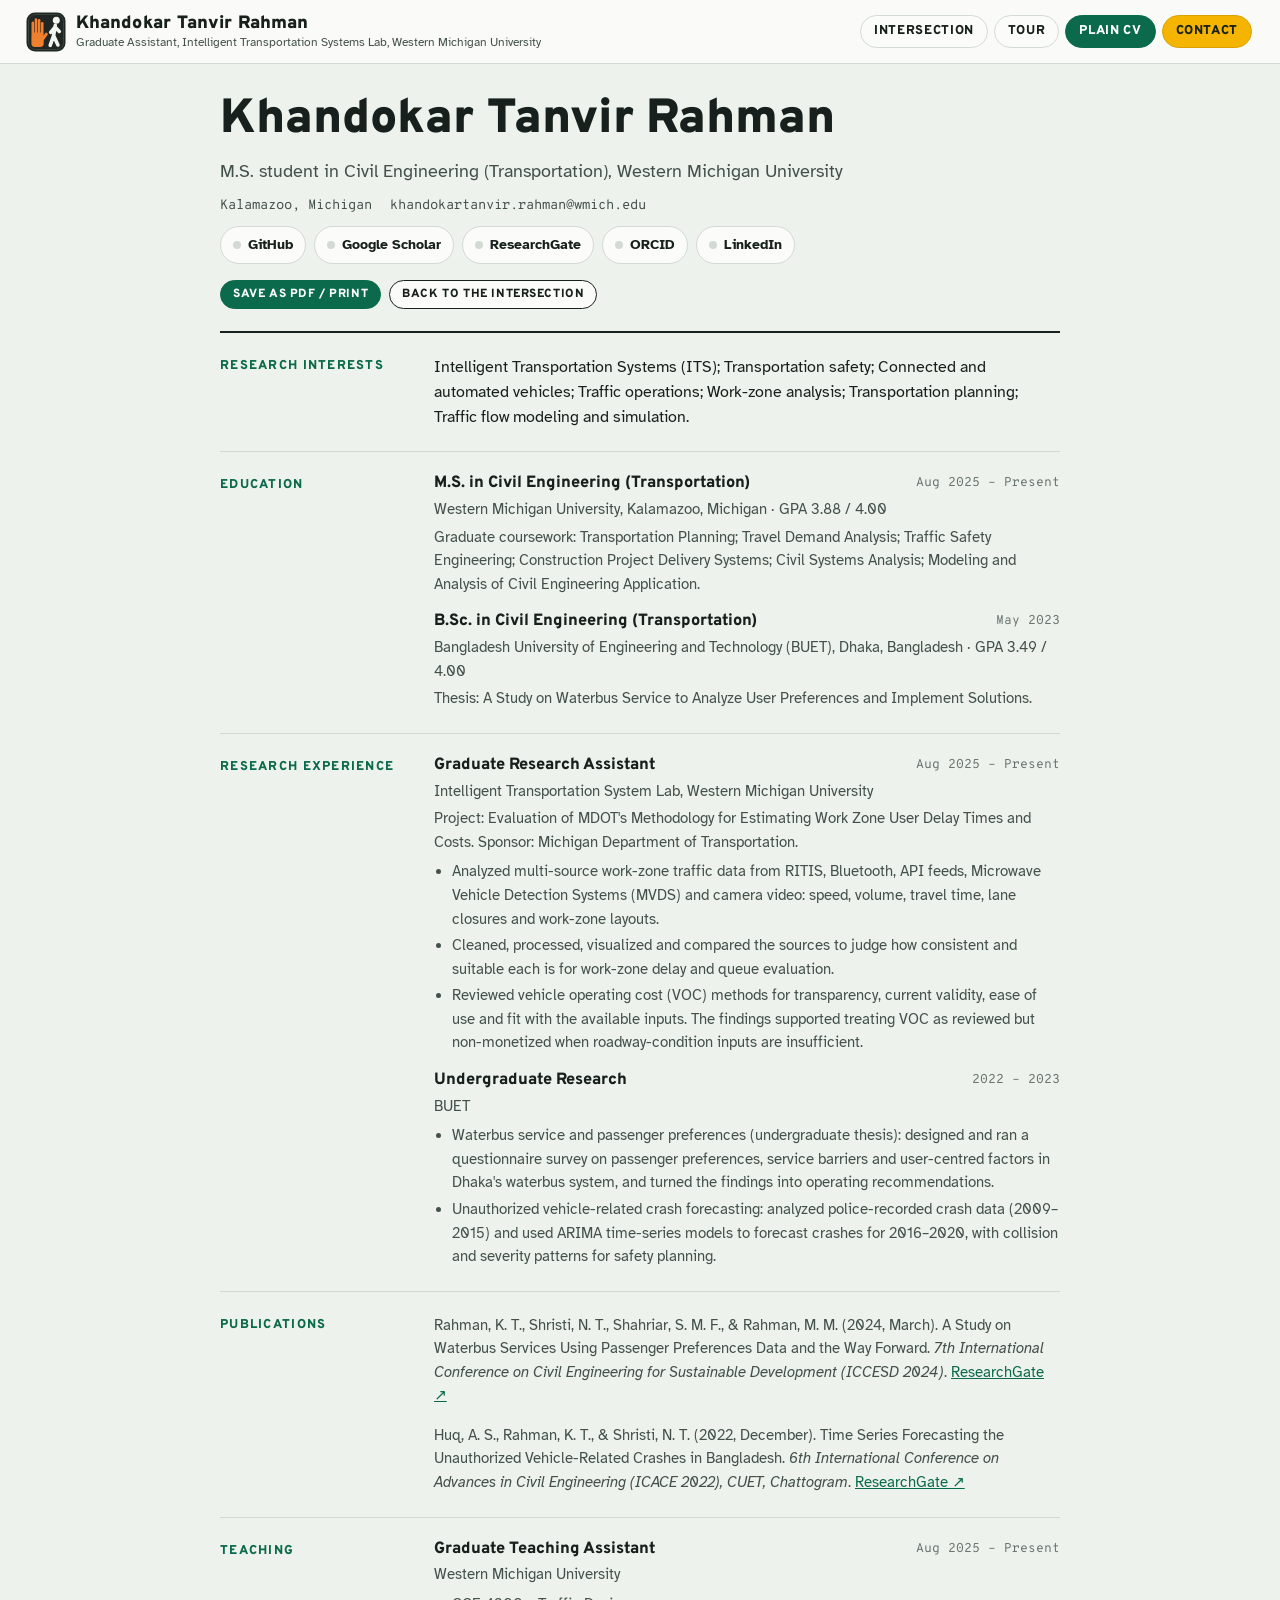
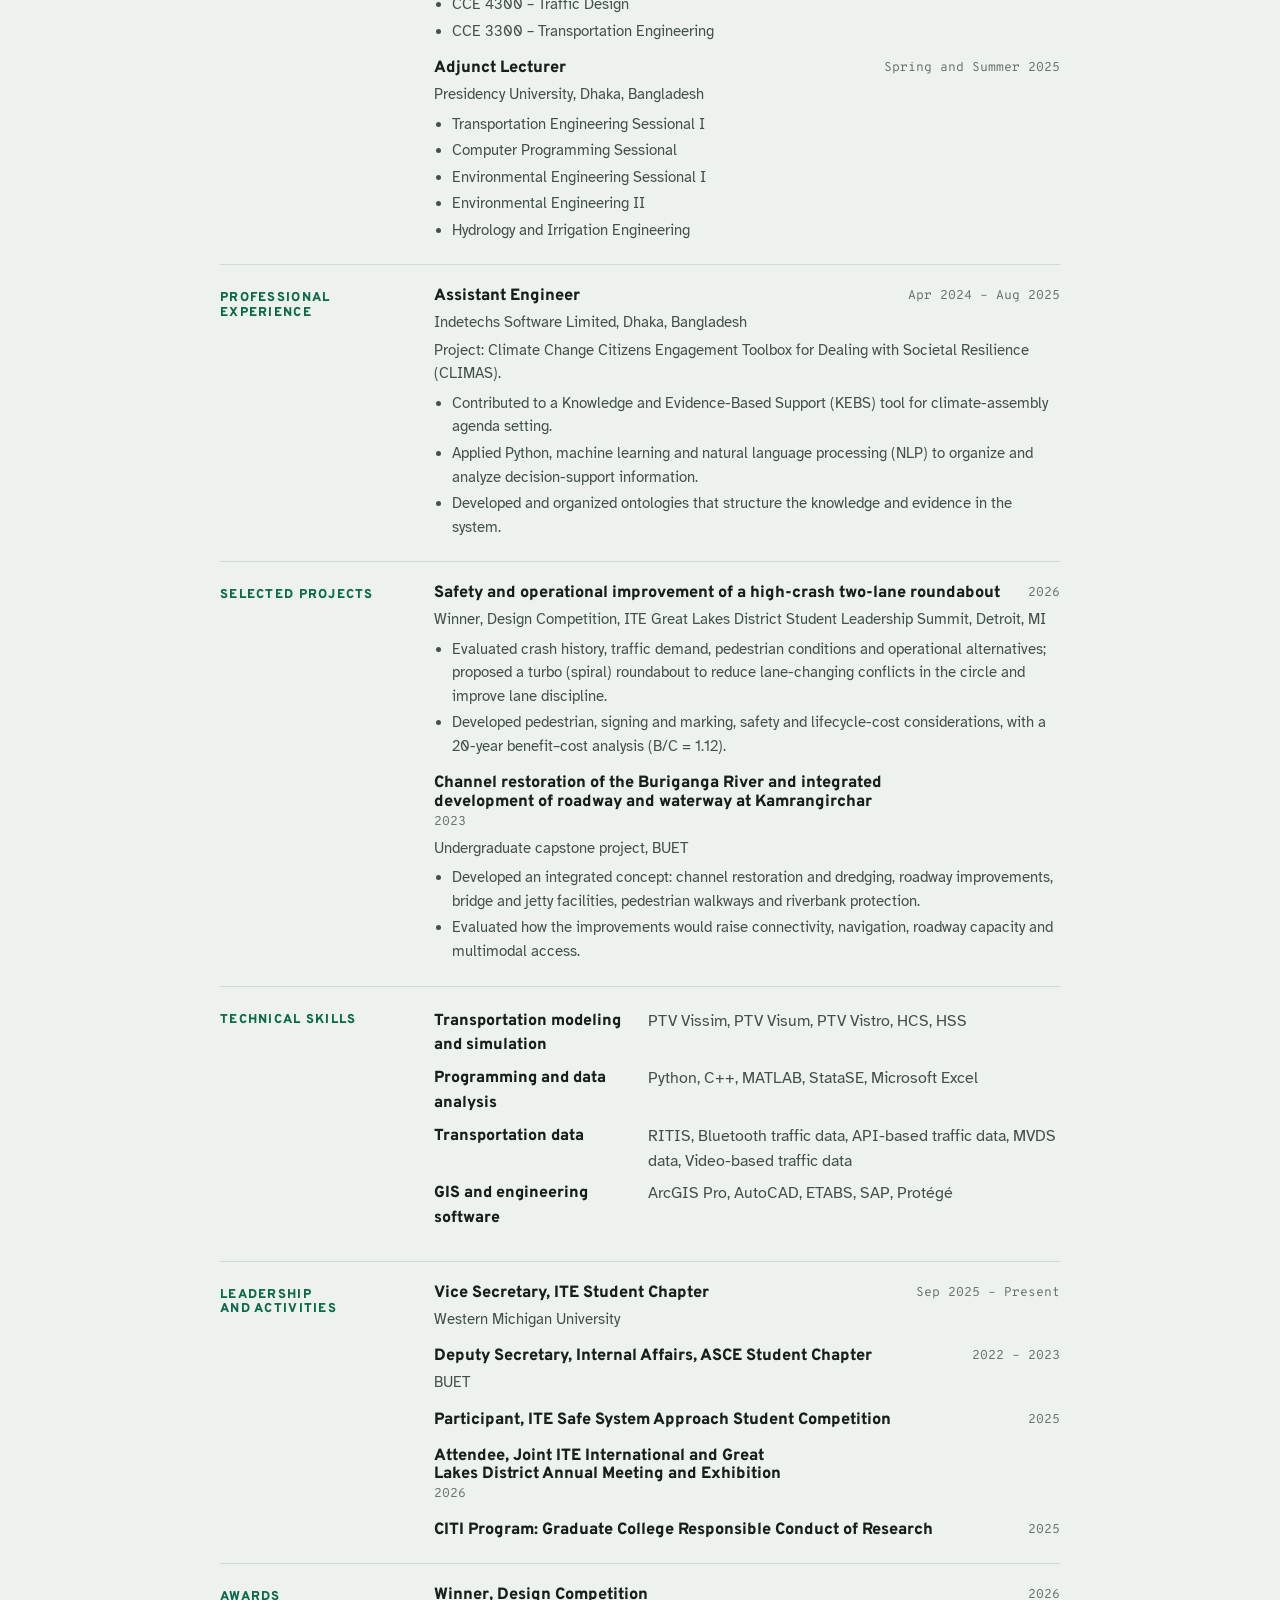
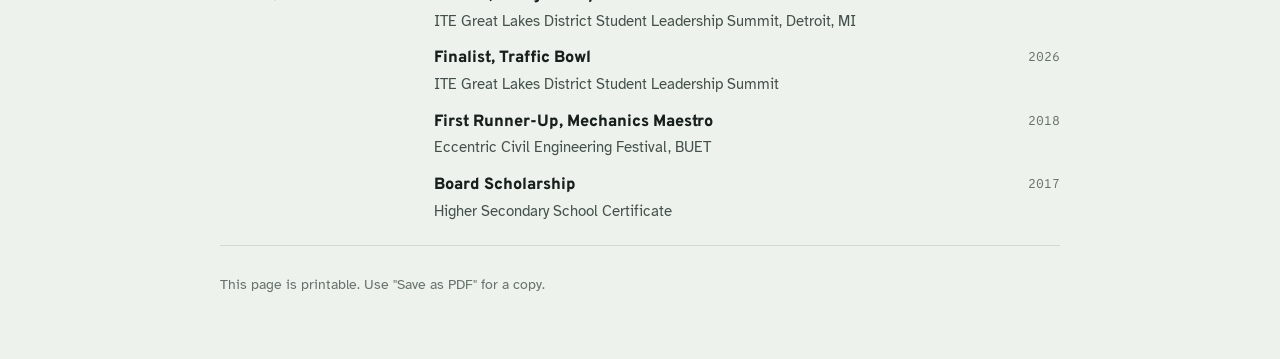
<file: cv.html>
<!doctype html>
<html lang="en">
<head>
<meta charset="utf-8">
<meta name="viewport" content="width=device-width,initial-scale=1,viewport-fit=cover">
<title>CV · Khandokar Tanvir Rahman</title>
<meta name="description" content="Curriculum vitae of Khandokar Tanvir Rahman, M.S. student in transportation engineering at Western Michigan University.">
<link rel="icon" href="assets/favicon.svg" type="image/svg+xml">
<link rel="preconnect" href="https://fonts.googleapis.com">
<link rel="preconnect" href="https://fonts.gstatic.com" crossorigin>
<link rel="stylesheet" href="https://fonts.googleapis.com/css2?family=Atkinson+Hyperlegible:ital,wght@0,400;0,700;1,400&family=Overpass+Mono:wght@400;600&family=Overpass:wght@400;600;800;900&display=swap">
<link rel="stylesheet" href="css/style.css">
<link rel="stylesheet" href="css/pages.css">
</head>
<body class="cvpage">

<header class="topbar">
  <a class="brand" href="index.html" aria-label="Home: the intersection">
    <svg viewBox="0 0 40 40" aria-hidden="true"><rect x=".5" y=".5" width="39" height="39" rx="8.5" fill="#1F2623"/><rect x="2.5" y="2.5" width="35" height="35" rx="6.8" fill="none" stroke="#3A423E"/><g fill="#F07F2E"><rect x="5.4" y="20.6" width="12.3" height="14.4" rx="3.4"/><rect x="5.5" y="9.4" width="2.6" height="13.6" rx="1.3"/><rect x="8.65" y="6.3" width="2.6" height="16" rx="1.3"/><rect x="11.8" y="7" width="2.6" height="15.4" rx="1.3"/><rect x="14.95" y="9.9" width="2.6" height="12.8" rx="1.3"/><rect x="16.9" y="20" width="3" height="9.6" rx="1.5" transform="rotate(36 18.4 24.8)"/></g><circle cx="30.3" cy="8.3" r="3.5" fill="#F3F5F0"/><path d="M29.3 13.4L27.6 23.6M29 15L24.7 20.4M29 15L33.3 19.4M27.6 23.6L24.2 33.4M27.6 23.6L31.9 33" fill="none" stroke="#F3F5F0" stroke-width="3.6" stroke-linecap="round" stroke-linejoin="round"/></svg>
    <span class="brand-text"><b>Khandokar Tanvir Rahman</b><span>Graduate Assistant, Intelligent Transportation Systems Lab, Western Michigan University</span></span>
  </a>
  <nav class="nav" aria-label="Main">
    <a href="index.html">Intersection</a>
    <a href="tour.html">Tour</a>
    <a href="cv.html" aria-current="page">Plain CV</a>
    <button type="button" class="push" data-contact>Contact</button>
  </nav>
</header>

<main id="cv">
  <noscript><p>This page builds the CV from js/content.js. Please enable JavaScript.</p></noscript>
</main>

<script src="js/content.js"></script>
<script src="js/common.js"></script>
<script>
/* The plain CV, built from the same content file as the rest of the site. */
(function () {
  "use strict";
  var D = window.SITE, S = D.sections, P = D.person;
  function esc(s) { return String(s).replace(/[&<>"]/g, function (c) { return { "&": "&amp;", "<": "&lt;", ">": "&gt;", '"': "&quot;" }[c]; }); }
  function list(items) { return "<ul>" + items.map(function (b) { return "<li>" + esc(b) + "</li>"; }).join("") + "</ul>"; }
  function entry(it) {
    return '<div class="cv-entry"><div class="top"><h3>' + esc(it.title) + "</h3>" + (it.when ? '<span class="when">' + esc(it.when) + "</span>" : "") + "</div>" +
      (it.where ? '<p class="where">' + esc(it.where) + "</p>" : "") +
      (it.text ? "<p>" + esc(it.text) + "</p>" : "") + (it.bullets ? list(it.bullets) : "") + "</div>";
  }
  function sec(title, html) { return '<section class="cv-sec"><h2>' + esc(title) + "</h2><div>" + html + "</div></section>"; }

  var h = '<div class="cv-head"><h1>' + esc(P.name) + '</h1><p class="role">M.S. student in Civil Engineering (Transportation), Western Michigan University</p>' +
    '<p class="cv-contact"><span>' + esc(P.location) + '</span><span>' + esc(P.email) + '</span></p>' +
    '<div class="links noprint" data-links></div>' +
    '<div class="cv-tools noprint"><button type="button" class="btn small sign" id="print">Save as PDF / print</button><a class="btn small" href="index.html">Back to the intersection</a></div></div>';

  h += sec("Research interests", "<p>" + esc(D.interests.join("; ")) + ".</p>");
  h += sec("Education", S.education.map(entry).join(""));
  h += sec("Research experience", S.research.map(entry).join(""));
  h += sec("Publications", S.papers.map(function (p) {
    return '<div class="cv-entry"><p>' + esc(p.authors) + " (" + esc(p.date) + "). " + esc(p.title) + ". <i>" + esc(p.venue) + "</i>." +
      (p.href ? ' <a href="' + esc(p.href) + '" target="_blank" rel="noopener">ResearchGate ↗</a>' : "") + "</p></div>";
  }).join(""));
  h += sec("Teaching", S.teaching.map(entry).join(""));
  h += sec("Professional experience", S.work.map(entry).join(""));
  h += sec("Selected projects", S.projects.map(entry).join(""));
  h += sec("Technical skills", S.skills.map(function (s) {
    return '<div class="cv-skill"><b>' + esc(s.title) + "</b><span>" + esc(s.tags.join(", ")) + "</span></div>";
  }).join(""));
  h += sec("Leadership and activities", S.leadership.map(entry).join(""));
  h += sec("Awards", S.awards.map(entry).join(""));

  h += '<p class="cv-foot noprint">This page is printable. Use "Save as PDF" for a copy.</p>';
  document.getElementById("cv").innerHTML = h;
  window.renderLinks(document.querySelector("#cv [data-links]"));
  document.getElementById("print").addEventListener("click", function () { window.print(); });
})();
</script>
</body>
</html>
</file>
<file: css/style.css>
/* Shared styles: tokens, header, buttons, fixed-size cards, ring-barrier menu, contact dialog,
   and the home page (intro, control box, card, menu). Light theme only.
   Road-sign typography: Overpass is based on the FHWA Highway Gothic alphabet. */
:root{
  color-scheme: light;
  --bg:#EEF2EC; --panel:#FBFCFA; --panel-2:#F3F6F2;
  --ink:#17201C; --ink-2:#44514B; --ink-3:#66726C; --rule:#D2DAD3;
  --sign:#0B6A4C; --sign-hover:#0E7D5A; --sign-fg:#FFFFFF;
  --red:#D63A2F; --amber:#F2A900; --green:#16A35B; --lamp-off:#3A423E; --housing:#1F2623;
  --warn:#F4B400; --water:#CFE4EE;
  --f-display:"Overpass","Arial Narrow",system-ui,sans-serif;
  --f-body:"Atkinson Hyperlegible","Segoe UI",system-ui,sans-serif;
  --f-mono:"Overpass Mono",ui-monospace,Consolas,monospace;
  --shadow:0 1px 2px rgba(23,32,28,.08),0 10px 28px rgba(23,32,28,.12);
  --radius:14px;
  --top:64px;
}
*{box-sizing:border-box}
html{background:var(--bg)}
body{margin:0;background:var(--bg);color:var(--ink);font-family:var(--f-body);font-size:16px;line-height:1.55;-webkit-font-smoothing:antialiased;text-rendering:optimizeLegibility}
a{color:var(--sign)}
a:hover{color:var(--sign-hover)}
:focus-visible{outline:3px solid #2459C6;outline-offset:2px;border-radius:6px}
h1,h2,h3,h4{font-family:var(--f-display);line-height:1.12;margin:0;text-wrap:balance}
p{margin:0}
[hidden]{display:none!important}
.sr-only{position:absolute;width:1px;height:1px;padding:0;margin:-1px;overflow:hidden;clip:rect(0 0 0 0);white-space:nowrap;border:0}
.mono{font-family:var(--f-mono)}
svg{shape-rendering:geometricPrecision;text-rendering:geometricPrecision}

/* ---------- header ---------- */
.topbar{position:fixed;inset:0 0 auto 0;z-index:40;display:flex;align-items:center;gap:14px;min-height:var(--top);
  padding:10px clamp(12px,2.5vw,26px);padding-top:calc(10px + env(safe-area-inset-top,0px));
  background:rgba(251,252,250,.9);-webkit-backdrop-filter:blur(10px);backdrop-filter:blur(10px);border-bottom:1px solid var(--rule)}
.brand{display:flex;align-items:center;gap:10px;text-decoration:none;color:var(--ink);min-width:0}
.brand svg{flex:none;width:40px;height:40px}
.brand-text{display:flex;flex-direction:column;min-width:0;line-height:1.15}
.brand-text b{font-family:var(--f-display);font-weight:900;font-size:1.12rem;letter-spacing:.005em;white-space:nowrap}
.brand-text span{font-size:.78rem;color:var(--ink-2);white-space:nowrap;overflow:hidden;text-overflow:ellipsis}
.nav{margin-left:auto;display:flex;gap:6px;align-items:center;overflow-x:auto;scrollbar-width:none;padding:2px;flex:none}
.nav::-webkit-scrollbar{display:none}
.nav a,.nav button{flex:none;font-family:var(--f-display);font-weight:800;font-size:.8rem;letter-spacing:.05em;text-transform:uppercase;
  padding:8px 13px;border-radius:999px;border:1.5px solid var(--rule);background:var(--panel);color:var(--ink);text-decoration:none;cursor:pointer;line-height:1.1}
.nav a:hover,.nav button:hover{border-color:var(--ink-3)}
.nav a[aria-current="page"]{background:var(--sign);border-color:var(--sign);color:var(--sign-fg)}
.nav .push{background:var(--warn);border-color:#D9A000;color:#17201C}
.nav .push:hover{border-color:#17201C}
@media (max-width:1100px){.nav a,.nav button{padding:7px 10px;font-size:.74rem}}
@media (max-width:640px){
  :root{--top:104px}
  .topbar{flex-wrap:wrap;row-gap:8px}
  .brand-text span{display:none}
  .nav{width:100%;margin-left:0;flex:1 1 100%}
  .nav a,.nav button{padding:7px 11px;font-size:.72rem}
}

/* ---------- buttons ---------- */
.btn{display:inline-flex;align-items:center;justify-content:center;gap:8px;font-family:var(--f-display);font-weight:800;font-size:.84rem;letter-spacing:.05em;text-transform:uppercase;
  padding:10px 16px;border-radius:999px;border:1.5px solid var(--ink);background:var(--panel);color:var(--ink);text-decoration:none;cursor:pointer;line-height:1.1}
.btn:hover{background:var(--panel-2);color:var(--ink)}
.btn:active{transform:translateY(1px)}
.btn:disabled{opacity:.45;cursor:default}
.btn.sign{background:var(--sign);border-color:var(--sign);color:var(--sign-fg)}
.btn.sign:hover{background:var(--sign-hover);border-color:var(--sign-hover);color:var(--sign-fg)}
.btn.push{background:var(--warn);border-color:#D9A000;color:#17201C}
.btn.small{padding:7px 12px;font-size:.74rem}
.links{display:flex;flex-wrap:wrap;gap:8px}
.links a{display:inline-flex;align-items:center;gap:7px;padding:7px 12px;border-radius:999px;border:1.5px solid var(--rule);background:var(--panel);
  color:var(--ink);text-decoration:none;font-weight:700;font-size:.88rem}
.links a:hover{border-color:var(--ink-3);color:var(--ink)}
.links a .dot{width:8px;height:8px;border-radius:50%;background:var(--ink-3)}
.links a[data-empty="true"] .dot{background:var(--rule)}

/* ---------- fixed-size card (home); text scales with --fs to fit ---------- */
.card{background:var(--panel);border:1px solid var(--rule);border-radius:var(--radius);box-shadow:var(--shadow);display:flex;flex-direction:column;min-height:0;overflow:hidden}
.card-head{flex:none;display:flex;align-items:center;gap:10px;padding:12px 16px;background:var(--sign);color:var(--sign-fg)}
.card-head.red{background:#B3362C}
.card-head.left{background:#11885F}
.card-head .ph{font-family:var(--f-mono);font-weight:600;font-size:.8rem;padding:2px 8px;border:1.5px solid rgba(255,255,255,.75);border-radius:6px;white-space:nowrap}
.card-head .street{font-family:var(--f-display);font-weight:800;font-size:1rem;letter-spacing:.05em;text-transform:uppercase;white-space:nowrap;overflow:hidden;text-overflow:ellipsis}
.card-head .turn{margin-left:auto;font-family:var(--f-mono);font-size:.68rem;letter-spacing:.08em;text-transform:uppercase;opacity:.9;white-space:nowrap}
.card-body{flex:1 1 auto;min-height:0;overflow:hidden;padding:1.1em 1.15em 1.25em;display:grid;gap:.85em;align-content:start;font-size:calc(var(--fs,1) * 16px)}
.card-body h2{font-size:1.38em;font-weight:900}
.card-body .lead{color:var(--ink-2);font-size:.95em}
.item{display:grid;gap:.3em;padding-top:.75em;border-top:1px solid var(--rule)}
.item h3{font-size:1em;font-weight:800}
.item .meta{font-family:var(--f-mono);font-size:.74em;color:var(--ink-3);line-height:1.45}
.item p{color:var(--ink-2);font-size:.92em}
.item ul,.item ol{margin:0;padding-left:1.15em;color:var(--ink-2);font-size:.92em;display:grid;gap:.25em}
.tags{display:flex;flex-wrap:wrap;gap:.35em}
.tags span{font-size:.76em;font-weight:700;padding:.2em .65em;border-radius:999px;background:var(--panel-2);border:1px solid var(--rule);color:var(--ink-2)}
.card-body .btn.small{font-size:.74em;padding:.6em 1em;justify-self:start}
.card-fade{transition:opacity .25s}
.card-fade.out{opacity:.25}

/* ---------- ring-barrier menu: four stages, each a pair of concurrent phases (ring 1 above ring 2) ---------- */
.rb{display:grid;grid-template-columns:auto repeat(2,minmax(0,1fr)) 6px repeat(2,minmax(0,1fr));grid-template-rows:auto auto;gap:4px 6px;align-items:stretch}
.rb .ring{grid-column:1;font-family:var(--f-mono);font-size:.66rem;color:var(--ink-3);align-self:center;padding-right:4px;white-space:nowrap}
.rb .ring.r1{grid-row:1}
.rb .ring.r2{grid-row:2}
.rb .bar{grid-column:4;grid-row:1 / span 2;background:var(--ink);border-radius:2px}
.rb button{grid-row:1 / span 2;display:flex;align-items:center;gap:10px;min-width:0;text-align:left;padding:6px 10px;border-radius:8px;
  border:1.5px solid var(--ink);background:var(--panel);color:var(--ink);cursor:pointer;line-height:1.1}
.rb button[data-st="1"]{grid-column:2}
.rb button[data-st="2"]{grid-column:3}
.rb button[data-st="3"]{grid-column:5}
.rb button[data-st="4"]{grid-column:6}
.rb button .ph{flex:none;display:grid;gap:7px;font-family:var(--f-mono);font-size:.74rem}
.rb button .ph b{font-weight:600}
.rb button .nm{display:grid;gap:3px;min-width:0;font-family:var(--f-display);font-weight:800;font-size:.86rem;letter-spacing:.02em}
.rb button .nm small{font-family:var(--f-mono);font-weight:400;font-size:.62rem;letter-spacing:.05em;text-transform:uppercase;color:var(--ink-3)}
.rb button:hover{background:var(--panel-2)}
.rb button.call{border-style:dashed;border-color:#2459C6;color:#2459C6}
.rb button.on{background:var(--sign);border-color:var(--sign);color:var(--sign-fg)}
.rb button.on.left{background:#11885F;border-color:#11885F}
.rb button.on .nm small{color:rgba(255,255,255,.82)}

/* ---------- contact dialog (pedestrian signal) ---------- */
dialog.contact{border:0;padding:0;border-radius:18px;max-width:min(560px,calc(100vw - 32px));width:100%;box-shadow:0 30px 80px rgba(0,0,0,.3);background:var(--panel);color:var(--ink)}
dialog.contact::backdrop{background:rgba(14,20,18,.45)}
.contact-inner{display:grid;grid-template-columns:150px minmax(0,1fr);gap:20px;padding:22px}
@media (max-width:520px){.contact-inner{grid-template-columns:1fr}}
.ped{background:var(--housing);border-radius:14px;padding:14px;display:grid;place-items:center;gap:6px;min-height:170px;align-content:center}
.ped svg{width:84px;height:96px}
.ped .count{font-family:var(--f-mono);font-weight:600;font-size:2.2rem;color:var(--amber);line-height:1}
.ped .word{font-family:var(--f-display);font-weight:900;letter-spacing:.12em;font-size:.86rem}
.ped.wait .word{color:#FF8A3D}
.ped.walk .word{color:#F3F5F0}
.contact h2{font-size:1.7rem;font-weight:900}
.contact .email{display:flex;flex-wrap:wrap;gap:8px;align-items:center;margin:10px 0 14px}
.contact .email code{font-family:var(--f-mono);font-size:.92rem;background:var(--panel-2);border:1px solid var(--rule);border-radius:8px;padding:6px 10px;overflow-wrap:anywhere}
.contact .close{position:absolute;top:10px;right:10px;width:36px;height:36px;border-radius:50%;border:1.5px solid var(--rule);background:var(--panel);cursor:pointer;font-size:1.1rem;line-height:1}
.contact .note{font-size:.85rem;color:var(--ink-3);margin-top:12px}

/* ---------- toast ---------- */
.toast{position:fixed;left:50%;bottom:calc(22px + env(safe-area-inset-bottom,0px));transform:translate(-50%,20px);opacity:0;z-index:80;
  background:var(--ink);color:#fff;padding:10px 16px;border-radius:999px;font-weight:700;font-size:.9rem;transition:opacity .25s,transform .25s;pointer-events:none;max-width:calc(100vw - 32px)}
.toast.show{opacity:1;transform:translate(-50%,0)}

/* ================= HOME ================= */
body.home{overflow:hidden}
.stage{position:fixed;inset:0;z-index:0;background:var(--bg)}
.scene,.scene canvas{position:absolute;inset:0;width:100%;height:100%;display:block}
.scene canvas{outline:none}
.labels{position:absolute;inset:0;pointer-events:none;z-index:2;transition:opacity .5s}
.tag3d{position:absolute;left:0;top:0;pointer-events:auto;transform:translate(var(--x,0),var(--y,0)) translate(-50%,-100%);white-space:nowrap;cursor:pointer;
  font-family:var(--f-display);font-weight:800;font-size:.74rem;letter-spacing:.05em;text-transform:uppercase;line-height:1.1;
  padding:6px 10px;border-radius:7px;border:0;box-shadow:0 2px 6px rgba(0,0,0,.18);transition:transform .15s}
.tag3d:hover,.tag3d.hot{transform:translate(var(--x,0),var(--y,0)) translate(-50%,-100%) translateY(-3px) scale(1.06)}
.tag3d.street{background:var(--sign);color:var(--sign-fg);border:2px solid #fff;border-radius:4px;padding:4px 9px;font-size:.7rem;cursor:default;pointer-events:none}
.tag3d.street.on{box-shadow:0 0 0 3px var(--green),0 2px 6px rgba(0,0,0,.2)}
.tag3d.obj{background:#fff;color:var(--ink);border:1.5px solid var(--ink)}
.tag3d.obj.push{background:var(--warn);border-color:#17201C}
.tag3d.obj .arrow{margin-left:6px}
.tag3d .short{display:none}
@media (max-width:1180px){.tag3d .long{display:none}.tag3d .short{display:inline}.tag3d{font-size:.68rem;padding:5px 8px}}
.scene-fallback{position:absolute;left:50%;top:42%;transform:translate(-50%,-50%);max-width:420px;text-align:center;background:var(--panel);padding:18px 20px;border-radius:12px;box-shadow:var(--shadow);z-index:3}

.ctrl{position:fixed;z-index:20;left:18px;top:calc(var(--top) + 14px + env(safe-area-inset-top,0px));width:min(330px,calc(100vw - 36px));
  background:rgba(251,252,250,.95);border:1px solid var(--rule);border-radius:var(--radius);box-shadow:var(--shadow);padding:12px 14px;display:grid;gap:8px}
.btn.run{justify-self:start;font-size:.9rem;padding:11px 18px}
.btn.run.pulse{animation:pulse 2.2s ease-out infinite}
@keyframes pulse{0%{box-shadow:0 0 0 0 rgba(11,106,76,.45)}70%{box-shadow:0 0 0 12px rgba(11,106,76,0)}100%{box-shadow:0 0 0 0 rgba(11,106,76,0)}}
.btn.run[aria-pressed="true"]{background:var(--ink);border-color:var(--ink)}
.sig-status{font-size:.9rem;color:var(--ink-2);min-height:1.4em}
.sig-status b{color:var(--ink)}

.home .card{position:fixed;z-index:20;top:calc(var(--top) + 14px + env(safe-area-inset-top,0px));right:18px;bottom:18px;width:min(420px,33vw)}
.dock{position:fixed;z-index:20;left:18px;right:calc(min(420px,33vw) + 36px);bottom:18px;display:flex;justify-content:center;pointer-events:none}
.dock-inner{pointer-events:auto;width:min(860px,100%);background:rgba(251,252,250,.95);border:1px solid var(--rule);border-radius:var(--radius);box-shadow:var(--shadow);padding:10px 12px}

/* the menus wait until the intro has built the intersection */
.home .ctrl,.home .card,.home .dock,.home .labels{transition:opacity .5s,transform .5s}
.home:not(.ui-on) .ctrl{opacity:0;transform:translateX(-16px)}
.home:not(.ui-on) .card{opacity:0;transform:translateX(16px)}
.home:not(.ui-on) .dock{opacity:0;transform:translateY(16px)}
.home:not(.ui-on) .labels{opacity:0}
.home:not(.ui-on) .ctrl,.home:not(.ui-on) .ctrl *,.home:not(.ui-on) .card,.home:not(.ui-on) .card *,
.home:not(.ui-on) .dock-inner,.home:not(.ui-on) .dock-inner *,.home:not(.ui-on) .tag3d{pointer-events:none}

/* ---------- intro: the greeting, then the click gate ---------- */
.intro{position:fixed;inset:0;z-index:60;pointer-events:none}
.intro::before{content:"";position:absolute;inset:0;background:var(--bg);transition:opacity .5s}
.intro.clear::before{opacity:0}
.skip-intro .intro{display:none}
.hi{position:absolute;left:50%;top:44%;transform:translate(-50%,-50%);margin:0;text-align:center;font-family:var(--f-display);font-weight:900;
  font-size:clamp(1.8rem,4.6vw,3.6rem);line-height:1.1;color:var(--ink);white-space:nowrap;animation:hiPop .8s ease-out backwards;transition:opacity .45s}
.intro.clear .hi{opacity:0}
@keyframes hiPop{from{opacity:0;transform:translate(-50%,-50%) translateY(16px) scale(.96)}to{opacity:1;transform:translate(-50%,-50%)}}
@media (max-width:640px){.hi{white-space:normal;width:90vw}}
.topbar{transition:opacity .5s,transform .5s}
body.name-on .topbar{opacity:0;transform:translateY(-10px)}
.gate{position:absolute;z-index:5;display:flex;align-items:center;gap:14px;padding:8px 10px;border:0;background:transparent;color:var(--ink);font:inherit;text-align:left;cursor:pointer;
  opacity:0;transform:translate(0,-50%) translateX(-8px);transition:opacity .35s,transform .35s}
.gate.show{opacity:1;transform:translate(0,-50%)}
.gate.below{transform:translate(-50%,0) translateY(-8px)}
.gate.below.show{transform:translate(-50%,0)}
.gate svg{width:30px;height:auto;flex:none}
.gate .l-r{animation:blinkR 1s steps(1,end) infinite}
.gate.go .l-r{animation:none;fill:#3A423E}
.gate.go .l-g{fill:#2FD27A}
@keyframes blinkR{0%{fill:#FF4A3D}50%{fill:#3A423E}}
.gate-t{display:block;font-family:var(--f-display);font-weight:900;font-size:1.3rem;line-height:1.15}

@media (max-width:900px){
  body.home{overflow:auto}
  body.home:not(.ui-on){overflow:hidden;overscroll-behavior:none}
  html:has(body.home:not(.ui-on)){overflow:hidden}
  .home:not(.ui-on) .stage{touch-action:none}
  .stage{position:relative;height:calc(100vh - var(--top));height:calc(100svh - var(--top));min-height:440px;margin-top:calc(var(--top) + env(safe-area-inset-top,0px))}
  .ctrl{position:absolute;left:10px;top:10px;width:auto;max-width:calc(100% - 20px);padding:8px 10px;gap:5px}
  .btn.run{font-size:.76rem;padding:8px 12px}
  .sig-status{font-size:.8rem;min-height:0}
  .dock{position:absolute;left:8px;right:8px;bottom:8px}
  .dock-inner{width:100%;padding:6px}
  .home .card{position:relative;top:auto;right:auto;bottom:auto;width:auto;margin:12px}
  .home:not(.ui-on) .card{display:none}
  .home .card .card-body{overflow:visible}
  .rb button{gap:6px;padding:6px 7px}
  .rb button .nm{font-size:.76rem}
}
@media (max-width:520px){
  .rb .ring{display:none}
  .rb{grid-template-columns:repeat(2,minmax(0,1fr)) 4px repeat(2,minmax(0,1fr));grid-template-rows:auto;gap:5px}
  .rb .bar{grid-column:3;grid-row:1}
  .rb button{grid-row:1;flex-direction:column;align-items:center;justify-content:center;gap:3px;text-align:center;padding:6px 3px}
  .rb button[data-st="1"]{grid-column:1}
  .rb button[data-st="2"]{grid-column:2}
  .rb button[data-st="3"]{grid-column:4}
  .rb button[data-st="4"]{grid-column:5}
  .rb button .ph{display:flex;gap:4px;font-size:.62rem}
  .rb button .nm{font-size:.72rem;letter-spacing:0;justify-items:center}
  .rb button .nm small{display:none}
}
@media (prefers-reduced-motion:reduce){
  *,*::before,*::after{transition:none!important;animation:none!important}
}
</file>
<file: css/pages.css>
/* Page-specific styles: the tour, the plain CV and the detour (404) page. */

/* ================= TOUR ================= */
.tourpage{overflow:hidden}
.tour{position:fixed;inset:0;padding-top:calc(var(--top) + env(safe-area-inset-top,0px));display:grid;grid-template-columns:236px minmax(0,1fr);grid-template-rows:minmax(0,1fr) auto}

/* the timeline: a tall signal head with one lamp per stop, in time order */
.rail{grid-row:1;grid-column:1;display:flex;align-items:center;min-height:0;padding:12px 0 12px 18px}
.rail ol{position:relative;list-style:none;margin:0;padding:8px 0;display:grid;gap:1px;width:100%}
.rail ol::before{content:"";position:absolute;left:0;top:0;bottom:0;width:38px;border-radius:20px;background:var(--housing)}
.rail button{position:relative;display:grid;grid-template-columns:22px minmax(0,1fr);column-gap:16px;align-items:center;width:100%;padding:4px 6px 4px 8px;
  background:none;border:0;border-radius:10px;cursor:pointer;text-align:left;color:var(--ink-3)}
.rail button i{grid-row:1 / span 2;width:22px;height:22px;border-radius:50%;background:var(--lamp-off);transition:background .2s,box-shadow .2s}
.rail .y{font-family:var(--f-mono);font-size:.62rem;letter-spacing:.08em;line-height:1.1}
.rail .n{font-family:var(--f-display);font-weight:800;font-size:.84rem;line-height:1.15;color:var(--ink-2)}
.rail button.seen i{background:#2C5E47}
.rail button.on i{background:#2FD27A;box-shadow:0 0 14px rgba(47,210,122,.75)}
.rail button.yellow i{background:var(--amber);box-shadow:0 0 14px rgba(242,169,0,.7)}
.rail button.on .n,.rail button:hover .n{color:var(--ink)}

.stagebox{position:relative;grid-row:1;grid-column:2;min-height:0}
.scene{position:absolute;inset:0;display:grid;grid-template-columns:minmax(0,1fr) minmax(0,1.08fr);align-items:center;gap:clamp(18px,3vw,44px);
  padding:clamp(10px,2.2vh,24px) clamp(18px,3vw,44px) 72px 8px;transition:opacity .35s,transform .35s}
.scene.fade{opacity:0;transform:translateY(12px)}

/* the text column: a category label first, then the headline and the details; the text shrinks to fit */
.txt{--fs:1;font-size:calc(var(--fs) * 16px);display:grid;gap:.8em;align-content:center;justify-items:start;max-width:600px;max-height:100%;min-height:0;overflow:hidden}
.txt > *{max-width:100%}
.kicker{display:flex;flex-wrap:wrap;align-items:center;gap:.45em .7em}
.kicker .cat{font-family:var(--f-display);font-weight:900;font-size:.8em;letter-spacing:.09em;text-transform:uppercase;line-height:1;padding:.5em .8em .42em;border-radius:6px;background:var(--sign);color:#fff}
.cat.start{background:var(--ink)}
.cat.edu{background:#0B6A4C}
.cat.paper{background:#2459C6}
.cat.project{background:#7A4FBF}
.cat.work{background:#A9531A}
.cat.teach{background:#1D6F80}
.cat.research{background:#0F5C8A}
.cat.lead{background:#56616B}
.cat.award{background:#F2B134;color:#17201C}
.cat.contact{background:var(--warn);color:#17201C}
.kicker .when{font-family:var(--f-mono);font-size:.78em;letter-spacing:.03em;color:var(--ink-3)}
.big{font-size:3.4em;font-weight:900;letter-spacing:-.01em;line-height:1}
.h{font-size:2.05em;font-weight:900;line-height:1.08}
.stat{font-family:var(--f-display);font-weight:900;font-size:3.1em;line-height:1;color:var(--sign)}
.lede{font-size:1.04em;color:var(--ink-2);max-width:58ch}
.note{font-size:.88em;color:var(--ink-3);max-width:58ch}
.facts{list-style:none;margin:0;padding:0;display:grid;gap:.6em;width:100%}
.facts li{display:grid;gap:.08em;position:relative;padding-left:1.15em}
.facts li::before{content:"";position:absolute;left:0;top:.32em;width:.6em;height:.6em;border-radius:50%;background:var(--sign)}
.facts em{font-style:normal;font-family:var(--f-mono);font-size:.7em;letter-spacing:.08em;text-transform:uppercase;color:var(--ink-3)}
.facts b{font-family:var(--f-display);font-weight:800;font-size:.98em;line-height:1.25}
.facts span{color:var(--ink-3);font-size:.88em;line-height:1.45}
.row{display:flex;flex-wrap:wrap;gap:10px;align-items:center}
.chips{display:flex;flex-wrap:wrap;gap:.4em}
.chips button{font-family:var(--f-display);font-weight:800;font-size:.76em;letter-spacing:.02em;padding:.5em .85em;border-radius:999px;border:1.5px solid var(--rule);background:var(--panel);color:var(--ink-2);cursor:pointer}
.chips button:hover{border-color:var(--ink-3)}
.chips button[aria-pressed="true"]{background:#7A4FBF;border-color:#7A4FBF;color:#fff}
.seg{display:inline-flex;border:1.5px solid var(--ink);border-radius:999px;overflow:hidden;width:max-content;max-width:100%}
.seg button{border:0;background:var(--panel);padding:.55em 1em;font-family:var(--f-display);font-weight:800;font-size:.76em;letter-spacing:.05em;text-transform:uppercase;cursor:pointer;color:var(--ink)}
.seg button.on{background:var(--ink);color:var(--panel)}

/* the art column */
.art{margin:0;display:grid;gap:8px;justify-items:center;align-content:center;min-width:0;min-height:0;max-height:100%}
.art-svg{display:block;width:100%;height:auto;max-height:calc(100vh - var(--top) - 196px)}
.globe{position:relative;width:min(100%,calc(100vh - var(--top) - 214px));aspect-ratio:1/1}
.globe canvas{position:absolute;inset:0;width:100%;height:100%;display:block}
.cap{font-family:var(--f-mono);font-size:.72rem;color:var(--ink-3);text-align:center;max-width:64ch;line-height:1.45}

.tournav{position:absolute;left:8px;right:clamp(18px,3vw,44px);bottom:14px;display:flex;align-items:center;justify-content:space-between;gap:12px}
.tournav .count{font-size:.76rem;color:var(--ink-3);letter-spacing:.08em}
.route{grid-column:1 / -1;grid-row:2;position:relative;height:72px;margin:0 clamp(20px,3vw,44px) 8px}
.route .road{position:absolute;left:0;right:0;top:34px;height:14px;background:#CFCCC4;border-radius:7px}
.route .road::after{content:"";position:absolute;left:10px;right:10px;top:6px;height:2px;background:repeating-linear-gradient(90deg,#fff 0 14px,transparent 14px 26px)}
.stops{position:absolute;inset:0}
.stops button{position:absolute;top:31px;transform:translateX(-50%);display:grid;justify-items:center;gap:2px;background:none;border:0;cursor:pointer;padding:0;
  font-family:var(--f-mono);font-size:.62rem;letter-spacing:.05em;color:var(--ink-3);white-space:nowrap}
.stops button i{width:20px;height:20px;border-radius:50%;background:var(--panel);border:3px solid var(--ink)}
.stops button .yr{visibility:hidden}
.stops button.first .yr,.stops button.on .yr{visibility:visible}
.stops button.seen i{background:#BFD9C9}
.stops button.on i{background:var(--sign);border-color:var(--sign)}
.stops button.on .yr{color:var(--ink);font-weight:600}
.bus{position:absolute;top:0;width:52px;transform:translateX(-50%);transition:left .8s cubic-bezier(.45,.05,.3,1);pointer-events:none}
.bus svg{display:block;width:100%;height:auto}

/* shared art text */
.art-svg .lbl{font-family:var(--f-display);font-weight:900;font-size:15px;fill:var(--ink);letter-spacing:.08em}
.art-svg .sub{font-family:var(--f-mono);font-size:11.5px;fill:var(--ink-3);letter-spacing:.08em}
.draw{stroke-dasharray:var(--len,1000);stroke-dashoffset:var(--len,1000)}
.scene.on .draw{animation:drawIn 1.5s ease .2s forwards}
@keyframes drawIn{to{stroke-dashoffset:0}}
@keyframes fadeIn{from{opacity:0}to{opacity:1}}

/* 2 · truss */
#truss .legend text{font-family:var(--f-mono);font-size:12px;fill:var(--ink-2)}
#truss .mem{stroke-linecap:round;transition:stroke .15s}
#truss .node{fill:#fff;stroke:#17201C;stroke-width:2}
#truss .react path{stroke:#0B6A4C;stroke-width:4;stroke-linecap:round;fill:none}

/* 3 · crash chart */
.chart .grid path{stroke:#D2DAD3;stroke-width:1}
.chart .axis{stroke:#17201C;stroke-width:1.5}
.chart .ylab text{font-family:var(--f-mono);font-size:12px;fill:var(--ink-3);text-anchor:end}
.chart .xlab text{font-family:var(--f-mono);font-size:12px;fill:var(--ink-3);text-anchor:middle}
.chart .obs{fill:none;stroke:#17201C;stroke-width:3;stroke-linejoin:round;stroke-linecap:round}
.chart .pts circle{fill:#17201C}
.chart .vlab text{font-family:var(--f-mono);font-size:12.5px;font-weight:600;fill:var(--ink);text-anchor:middle}
.chart .fczone{fill:#eb6834;opacity:0;transition:opacity .6s}
.chart.run .fczone{opacity:.07}
.chart .fc{opacity:0;transition:opacity .4s}
.chart.run .fc{opacity:1}
.chart .fline{fill:none;stroke:#eb6834;stroke-width:2.5;stroke-dasharray:7 6}
.chart .fpts circle{fill:#fff;stroke:#eb6834;stroke-width:2.5;opacity:0;transition:opacity .3s}
.chart.run .fpts circle{opacity:1}
.chart.run .fpts circle:nth-child(2){transition-delay:.15s}
.chart.run .fpts circle:nth-child(3){transition-delay:.3s}
.chart.run .fpts circle:nth-child(4){transition-delay:.45s}
.chart.run .fpts circle:nth-child(5){transition-delay:.6s}
.chart .fvlab text{font-family:var(--f-mono);font-size:11.5px;font-weight:600;fill:#B9481C;text-anchor:middle}
.chart .key text{font-family:var(--f-mono);font-size:12px;fill:var(--ink-2)}

/* 4 · Kamrangirchar */
#kchar .water-lbl{font-family:var(--f-mono);font-size:12px;letter-spacing:.14em;fill:#3F7E99}
#kchar .water-lbl.small{font-size:10.5px}
#kchar .oc-silt{fill:none;stroke:#B9A47E;stroke-width:7;stroke-dasharray:14 8;stroke-linecap:round;transition:opacity .6s}
#kchar .oc-open{fill:none;stroke:#9FCFE2;stroke-width:0;stroke-linecap:round;transition:stroke-width 1.1s ease}
#kchar.l1 .oc-open{stroke-width:22}
#kchar.l1 .oc-silt{opacity:0}
#kchar .ly{opacity:0;transition:opacity .6s}
#kchar.l1 .ly1,#kchar.l2 .ly2,#kchar.l3 .ly3,#kchar.l4 .ly4,#kchar.l5 .ly5{opacity:1}
#kchar .bank{fill:none;stroke:#56625C;stroke-width:4;stroke-dasharray:3 3}
#kchar .bank.wide{stroke-width:31}
#kchar .flow path{fill:none;stroke:#2E6F8E;stroke-width:2.4;stroke-linecap:round;stroke-linejoin:round}
#kchar .dredger rect{fill:#F2B134;stroke:#17201C;stroke-width:1.5}
#kchar .dredger path{fill:none;stroke:#17201C;stroke-width:2.5;stroke-linecap:round}
#kchar .roads path{fill:none;stroke:#8E9892;stroke-width:7;stroke-linecap:round;stroke-linejoin:round}
#kchar .bridges rect{fill:#5E6B66;stroke:#fff;stroke-width:1.5}
#kchar .jetty{fill:none;stroke:#6B4A2B;stroke-width:5;stroke-linecap:round}
#kchar .boat path{fill:#17201C}
#kchar .boat rect{fill:#F2B134}
#kchar .walks path{fill:none;stroke:#1E8C57;stroke-width:3.5;stroke-dasharray:1 7;stroke-linecap:round}

/* 5 · waterbus map */
#wbmap .river{fill:none;stroke:#BFE0EE;stroke-width:9;stroke-linecap:round;stroke-linejoin:round}
#wbmap .river.thin{stroke-width:6}
#wbmap .wb-route{fill:none;stroke:#0B6A4C;stroke-linecap:round;stroke-linejoin:round;transition:opacity .4s}
#wbmap .wb-route.new{stroke-width:4;opacity:0}
#wbmap .wb-route.old{stroke-width:5}
#wbmap.mode-new .wb-route.new{opacity:1}
#wbmap.mode-new .wb-route.old{opacity:0}
#wbmap .st{transition:opacity .4s}
#wbmap .st circle{fill:#fff;stroke:#17201C;stroke-width:2.5}
#wbmap .st text{font-family:var(--f-display);font-weight:800;font-size:11.5px;fill:var(--ink)}
#wbmap .st.ref circle{stroke:#8A958F;stroke-width:1.8}
#wbmap .st.ref text{font-weight:600;font-size:10.5px;fill:var(--ink-3)}
#wbmap:not(.mode-new) .st.new:not(.old),#wbmap.mode-new .st.old:not(.new){opacity:0}
#wbmap .rl{font-family:var(--f-mono);font-size:10px;letter-spacing:.12em;fill:#4F8BA6;font-style:italic}
#wbmap .city{font-family:var(--f-display);font-weight:900;font-size:22px;letter-spacing:.24em;fill:#C3CCC4}
#wbmap .north path{fill:#17201C}
#wbmap .north text,#wbmap .scale text{font-family:var(--f-mono);font-size:11px;fill:var(--ink-2)}
#wbmap .scale path{stroke:#17201C;stroke-width:2;fill:none}
#wbmap .key path{stroke:#0B6A4C;stroke-width:5;stroke-linecap:round}
#wbmap .key text{font-family:var(--f-mono);font-size:12px;fill:var(--ink-2)}
#wbmap .boat path{fill:#17201C}
#wbmap .boat rect{fill:#F2B134}

/* 6 · CLIMAS pipeline */
#climas .stage-lbl text{font-family:var(--f-mono);font-size:11.5px;letter-spacing:.12em;fill:var(--ink-3);text-anchor:middle}
#climas .doc rect{fill:#fff;stroke:#17201C;stroke-width:1.8}
#climas .doc path{stroke:#B7C1BA;stroke-width:4;stroke-linecap:round}
#climas .doc{transition:transform .4s}
#climas .doc.on{transform:translateX(6px)}
#climas .nlp > rect{fill:#fff;stroke:#17201C;stroke-width:1.8}
#climas .words rect{fill:#E3E8E4;transition:fill .3s}
#climas .words rect.on{fill:#F2B134}
#climas .pipe path{stroke:#17201C;stroke-width:2.5;stroke-dasharray:3 5;stroke-linecap:round}
#climas .e{fill:none;stroke:#2459C6;stroke-width:2.2;opacity:0;transition:opacity .5s}
#climas .e.on{opacity:1}
#climas .node{opacity:0;transition:opacity .4s}
#climas .node.on{opacity:1}
#climas .node circle{fill:#fff;stroke:#2459C6;stroke-width:2.5}
#climas .node text{font-family:var(--f-display);font-weight:800;font-size:11px;text-anchor:middle;fill:var(--ink)}
#climas .agenda > rect{fill:#fff;stroke:#17201C;stroke-width:1.8}
#climas .ai{opacity:0;transition:opacity .4s}
#climas .ai.on{opacity:1}
#climas .ai circle{fill:#0B6A4C}
#climas .ai text{font-family:var(--f-display);font-weight:800;font-size:11.5px;fill:var(--ink)}

/* 7 · course board */
#board .chalk-t{font-family:var(--f-display);font-weight:900;font-size:17px;letter-spacing:.16em;fill:#F3F5F0}
#board .chalk-u{fill:none;stroke:#F3F5F0;stroke-width:3;stroke-linecap:round;opacity:.8}
#board .course rect{fill:#F7F4EA;stroke:#17201C;stroke-width:1.5}
#board .tag{font-family:var(--f-mono);font-weight:600;font-size:10.5px;letter-spacing:.12em}
#board .tag.lab{fill:#1D6F80}
#board .tag.lec{fill:#A9531A}
#board .cn{font-family:var(--f-display);font-weight:800;font-size:13px;fill:var(--ink)}
#board .code{font-family:var(--f-mono);font-weight:600;font-size:18px;fill:#2459C6}
.scene.on #board .course{animation:fadeIn .5s ease both}
.scene.on #board .c2{animation-delay:.25s}
.scene.on #board .c3{animation-delay:.5s}
.scene.on #board .c4{animation-delay:.75s}
.scene.on #board .c5{animation-delay:1s}

/* 9 · work zone */
.wz .chips rect{fill:var(--panel);stroke:#17201C;stroke-width:1.5}
.wz .chips text{font-family:var(--f-mono);font-size:11.5px;font-weight:600;text-anchor:middle;fill:var(--ink)}
.wz .feed path{stroke:#2459C6;stroke-width:1.4;stroke-dasharray:2 5;fill:none;opacity:.55}
.wz .sensor path{stroke:#4A524E;stroke-width:2.5}
.wz .sensor rect{fill:#2459C6;transition:fill .15s}
.wz .sensor text{font-family:var(--f-mono);font-size:9.5px;font-weight:600;fill:#fff;text-anchor:middle}
.wz .sensor .beam{fill:#2459C6;opacity:.07;stroke:none}
.wz .sensor.ping rect{fill:#16A35B}
.wz .closure{opacity:0;transition:opacity .4s}
.wz.closed .closure{opacity:1}
.wz .cones path{fill:#EE6A1F}
.wz .seg-lbl{font-family:var(--f-mono);font-size:10px;letter-spacing:.08em;fill:var(--ink-3)}
.wz .readout > rect{fill:var(--panel);stroke:var(--rule)}
.wz .rl{font-family:var(--f-mono);font-size:10.5px;letter-spacing:.1em;fill:var(--ink-3)}
.wz .rk{font-family:var(--f-display);font-weight:800;font-size:12.5px;fill:var(--ink-2)}
.wz .rv{font-family:var(--f-mono);font-size:12px;font-weight:600;fill:var(--ink)}
.wz .bar.n{fill:#9AA39D}
.wz .bar.c{fill:#EE6A1F}
.wz .big-v{font-family:var(--f-display);font-weight:900;font-size:20px;fill:var(--ink)}

/* 10 · Safe System layers */
#safe .slab{fill:#0B6A4C;opacity:.26;transition:opacity .2s,fill .2s}
#safe .layer.hit .slab{fill:#16A35B;opacity:.8}
#safe .stopped{font-family:var(--f-display);font-weight:900;font-size:12px;letter-spacing:.1em;fill:#0B6A4C;transition:opacity .2s}
#safe .layer text{font-family:var(--f-display);font-weight:800;font-size:11.5px;fill:var(--ink);text-anchor:middle}
#safe #risk{fill:#D63A2F}
#safe .goal circle{fill:#0B6A4C}
#safe .goal text{fill:#fff;font-family:var(--f-display);font-weight:900;font-size:12px}

/* 11 · roundabout */
#rbt .road{fill:#CFCCC4}
#rbt .island{fill:#BFDCA6;stroke:#9AA39D;stroke-width:2}
#rbt .apron{fill:#E3DED3}
#rbt .split{fill:#E9E5DC;stroke:#9AA39D;stroke-width:1.5}
#rbt .lane{fill:none;stroke:#fff;stroke-width:2.5;stroke-dasharray:10 9}
#rbt .yield{fill:#fff}
#rbt .divider{fill:none;stroke:#2E3B42;stroke-width:6;stroke-linecap:round;stroke-linejoin:round}
#rbt .divider-hi{fill:none;stroke:#F3F5F0;stroke-width:1.6;stroke-linecap:round;stroke-dasharray:4 4}
#rbt .arrow{fill:#fff}
#rbt .mode{transition:opacity .4s}
#rbt.turbo #rbt-two,#rbt:not(.turbo) #rbt-turbo{opacity:0}
#rbt .flash circle{fill:none;stroke:#D63A2F;stroke-width:4;opacity:0;transform-box:fill-box;transform-origin:center}
#rbt .flash.on circle{animation:flash 1.1s ease-out}
@keyframes flash{0%{opacity:1;transform:scale(.4)}100%{opacity:0;transform:scale(1.5)}}

/* 12 · pedestrian signal */
svg .count{font-family:var(--f-mono);font-size:64px;font-weight:600;fill:#F2A900}
svg .word{font-family:var(--f-display);font-weight:900;font-size:22px;letter-spacing:.14em;fill:#FF8A3D}
svg .word.walk{fill:#F3F5F0}
.email-row{display:flex;flex-wrap:wrap;gap:8px;align-items:center}
.email-row code{font-family:var(--f-mono);font-size:.95rem;background:var(--panel);border:1px solid var(--rule);border-radius:8px;padding:8px 12px;overflow-wrap:anywhere}

@media (max-width:1100px){
  .tour{grid-template-columns:200px minmax(0,1fr)}
  .rail .n{font-size:.78rem}
}
@media (max-width:900px){
  .tourpage{overflow:auto}
  .tour{position:static;display:block;padding-top:calc(var(--top) + 6px + env(safe-area-inset-top,0px))}
  .rail{display:none}
  .scene{position:static;grid-template-columns:1fr;padding:16px 16px 10px;gap:16px}
  .txt{max-height:none;overflow:visible;max-width:none}
  .big{font-size:2.6em}
  .h{font-size:1.7em}
  .stat{font-size:2.5em}
  .art-svg{max-height:none}
  .globe{width:min(100%,420px)}
  .tournav{position:sticky;bottom:0;left:0;right:0;padding:10px 16px calc(10px + env(safe-area-inset-bottom,0px));background:rgba(251,252,250,.96);border-top:1px solid var(--rule);z-index:5}
  .route{margin:12px 16px 4px;height:64px}
  .stops button .yr{display:none}
  .tournav .btn{padding:9px 12px;font-size:.72rem;white-space:nowrap}
  .tournav .count{font-size:.66rem;white-space:nowrap}
}

/* ================= PLAIN CV ================= */
.cvpage main{max-width:880px;margin:0 auto;padding:calc(var(--top) + 30px + env(safe-area-inset-top,0px)) 20px 64px}
.cv-head{display:grid;gap:10px;padding-bottom:22px;border-bottom:2px solid var(--ink)}
.cv-head h1{font-size:clamp(2rem,5vw,3rem);font-weight:900}
.cv-head .role{font-size:1.1rem;color:var(--ink-2)}
.cv-contact{display:flex;flex-wrap:wrap;gap:6px 18px;font-family:var(--f-mono);font-size:.85rem;color:var(--ink-2)}
.cv-tools{display:flex;flex-wrap:wrap;gap:8px;margin-top:6px}
.cv-sec{padding:22px 0;border-bottom:1px solid var(--rule);display:grid;grid-template-columns:190px minmax(0,1fr);gap:8px 24px}
.cv-sec > h2{font-size:.8rem;letter-spacing:.1em;text-transform:uppercase;color:var(--sign);font-weight:800;padding-top:4px}
.cv-entry{display:grid;gap:4px;margin-bottom:16px}
.cv-entry:last-child{margin-bottom:0}
.cv-entry .top{display:flex;flex-wrap:wrap;justify-content:space-between;gap:2px 16px}
.cv-entry h3{font-size:1.02rem;font-weight:800}
.cv-entry .when{font-family:var(--f-mono);font-size:.8rem;color:var(--ink-3);white-space:nowrap}
.cv-entry .where{color:var(--ink-2);font-size:.95rem}
.cv-entry p,.cv-entry li{color:var(--ink-2);font-size:.95rem}
.cv-entry ul{margin:2px 0 0;padding-left:1.1em;display:grid;gap:3px}
.cv-skill{display:grid;grid-template-columns:200px minmax(0,1fr);gap:4px 14px;margin-bottom:8px}
.cv-skill b{font-family:var(--f-display);font-weight:800}
.cv-skill span{color:var(--ink-2)}
.cv-foot{margin-top:28px;font-size:.85rem;color:var(--ink-3)}
@media (max-width:640px){.cv-sec,.cv-skill{grid-template-columns:1fr}}
@media print{
  .topbar,.noprint{display:none!important}
  body{background:#fff;font-size:11pt}
  .cvpage main{padding:0;max-width:none}
  .cv-sec{break-inside:avoid;padding:12px 0}
  a{color:inherit;text-decoration:none}
}
</file>
